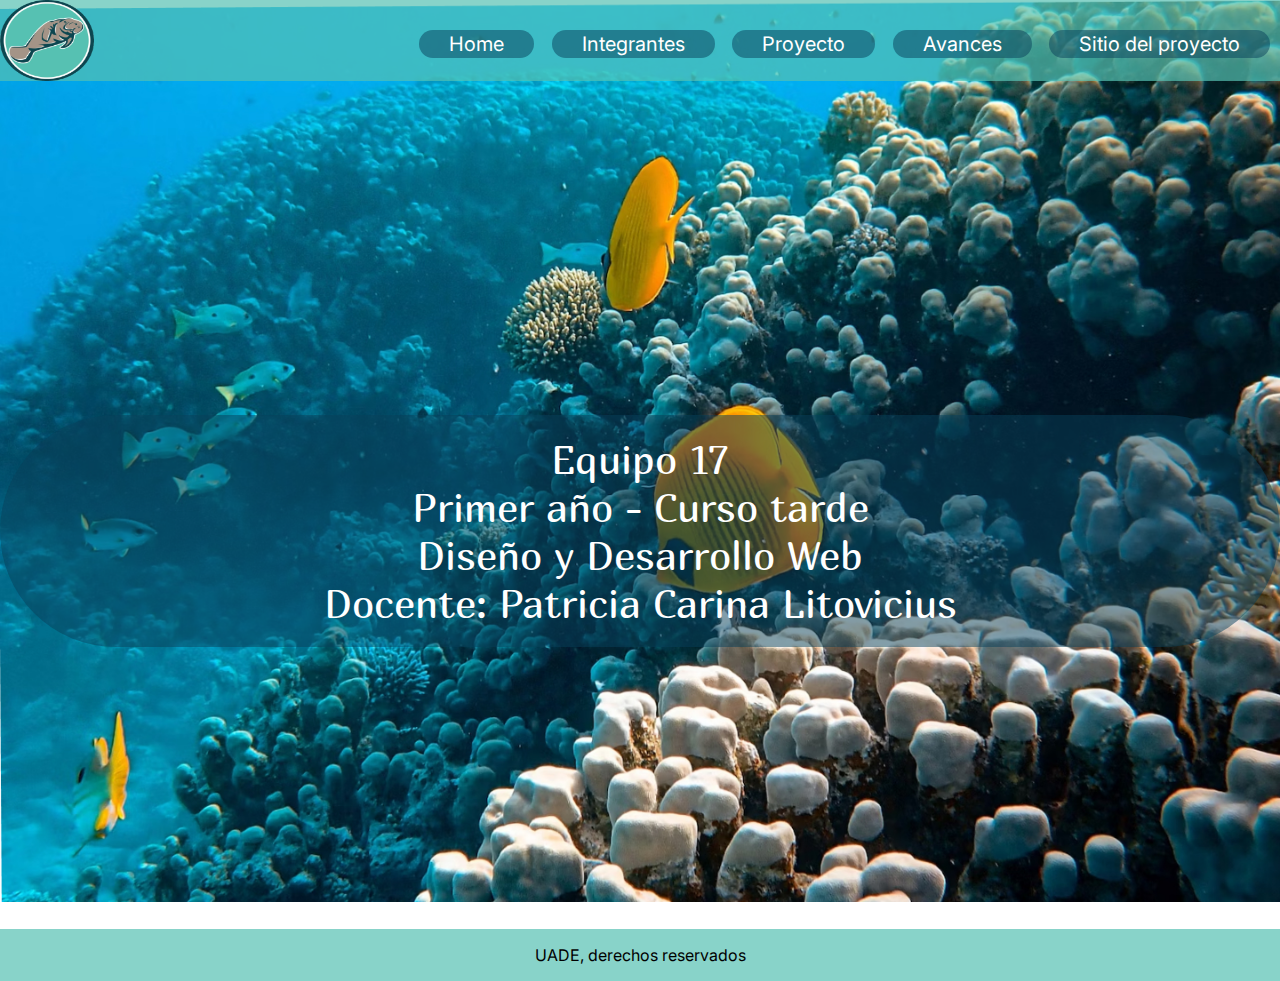
<file: index.html>
<html lang="en">
<head>
  <meta charset="UTF-8">
  <meta name="viewport" content="width=device-width, initial-scale=1.0">
  <link rel="preconnect" href="https://fonts.googleapis.com">
  <link rel="preconnect" href="https://fonts.gstatic.com" crossorigin>
  <link rel="stylesheet" href="https://fonts.googleapis.com/css2?family=Material+Symbols+Outlined:opsz,wght,FILL,GRAD@20..48,100..700,0..1,-50..200" />
  <link href="https://fonts.googleapis.com/css2?family=Gorditas&family=Inter&family=Marmelad&display=swap" rel="stylesheet">
  <link rel="stylesheet" href="styles.css">
  <title>Index</title>
</head>
<body>
  <header>
    <nav class="header-container">
      <img src="imgs/Ellipse 2.png">
      <input type="checkbox" id="menu">
      <label for="menu">≡</label>
        <ul class="button-list">
          <li><a href="index.html">Home</a></li>
          <li><a href="integrantes.html">Integrantes</a></li>
          <li><a href="proyecto.html">Proyecto</a></li>
          <li><a href="avances.html">Avances</a></li>
          <li><a href="sitioproyectopuerta.html">Sitio del proyecto</a></li>
        </ul>
    </nav>
  </header>
  <div class="container">
      <button class="button-info">
        <p style="font-size: 40px; margin: 0px;">Equipo 17</p>
        <p style="font-size: 40px; margin: 0px">Primer año - Curso tarde</p>
        <p style="font-size: 40px; margin: 0px">Diseño y Desarrollo Web</p>
        <p style="font-size: 40px; margin: 0px">Docente: Patricia Carina Litovicius</p>
      </button>
  </div>
  <footer>
    <p>UADE, derechos reservados</p>
  </footer>


</body>
</html>
</file>
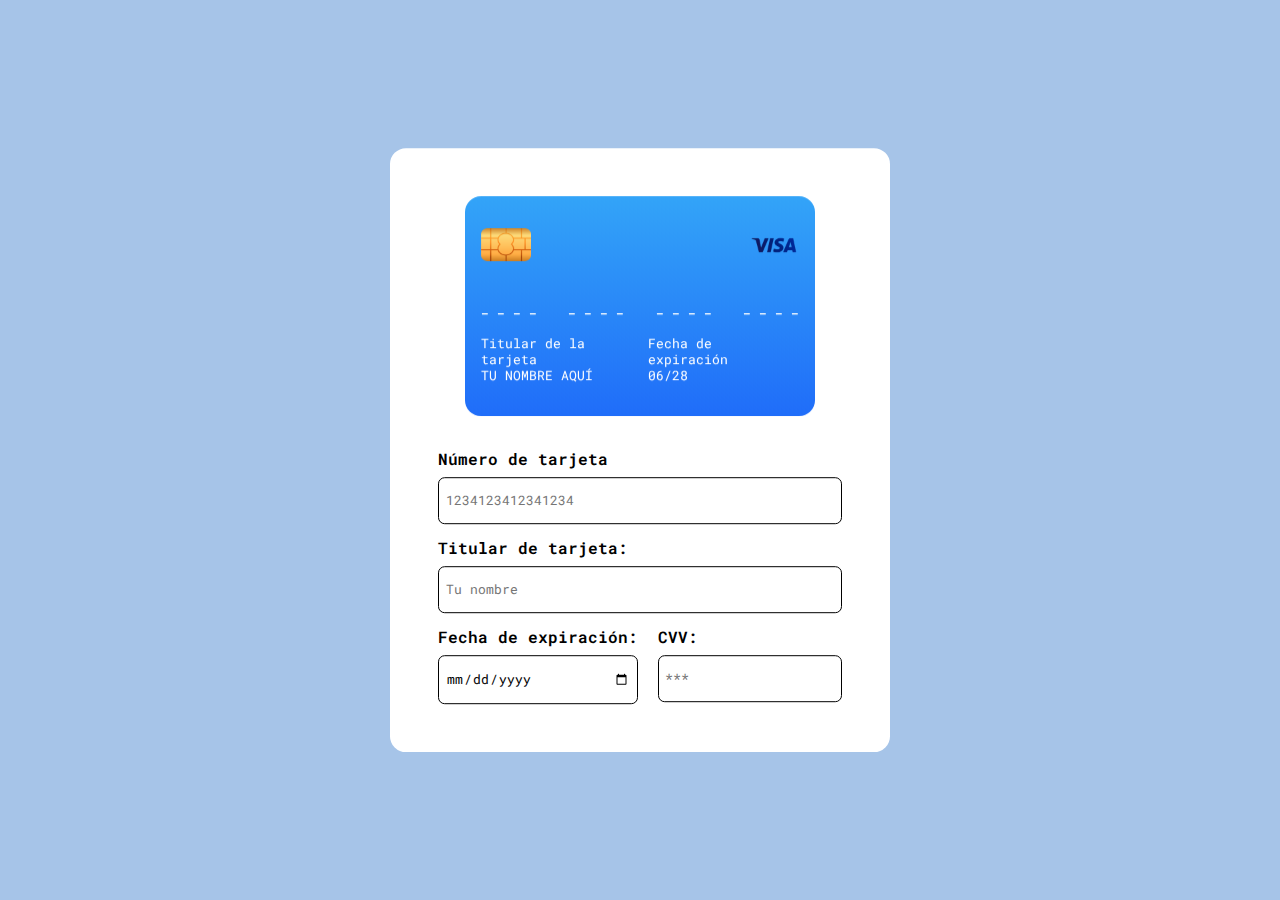
<file: Form.html>
<!DOCTYPE html>
<html lang="en">
    <meta name="viewport" content="width=device-width, initial-scale=1.0" />
    <title>Credit Card Form</title>
    <!-- Google Fonts -->
    <link href="https://fonts.googleapis.com/css2?family=Roboto+Mono:wght@400;600&display=swap" rel="stylesheet"/>
    <!-- Stylesheet -->
    <link rel="stylesheet" href="style3.css" />
   
  <body>
    <div class="wrapper">
      <div class="credit-card" id="card">
        <div class="card-front">
          <div class="branding">
            <img src="imgs/chip.png" class="chip-img" />
            <img src="imgs/visa.png" class="visa-logo" />
          </div>
          <div class="card-number">
            <div>
              <span class="card-number-display">_</span>
              <span class="card-number-display">_</span>
              <span class="card-number-display">_</span>
              <span class="card-number-display">_</span>
            </div>
            <div>
              <span class="card-number-display">_</span>
              <span class="card-number-display">_</span>
              <span class="card-number-display">_</span>
              <span class="card-number-display">_</span>
            </div>
            <div>
              <span class="card-number-display">_</span>
              <span class="card-number-display">_</span>
              <span class="card-number-display">_</span>
              <span class="card-number-display">_</span>
            </div>
            <div>
              <span class="card-number-display">_</span>
              <span class="card-number-display">_</span>
              <span class="card-number-display">_</span>
              <span class="card-number-display">_</span>
            </div>
          </div>
          <div class="details">
            <div>
              <span>Titular de la tarjeta</span>
              <span id="card-holder-name">Tu nombre aquí</span>
            </div>
            <div>
              <span>Fecha de expiración</span>
              <span id="validity">06/28</span>
            </div>
          </div>
        </div>
        <div class="card-back">
          <div class="black-strip"></div>
          <div class="white-strip">
            <span>CVV</span>
            <div id="cvv-display"></div>
          </div>
          <img src="imgs/visa.png" class="visa-logo" />
        </div>
      </div>
      <form>
        <label for="card-number">Número de tarjeta</label>
        <input type="number" id="card-number" placeholder="1234123412341234" />

        <label for="card-holder">Titular de tarjeta:</label>
        <input type="text" id="card-name-input" placeholder="Tu nombre" />

        <div class="date-cvv">
          <div>
            <label for="validity">Fecha de expiración:</label>
            <input type="date" id="validity-input" />
          </div>
          <div>
            <label for="cvv">CVV:</label>
            <input type="number" id="cvv" placeholder="***" />
          </div>
        </div>
      </form>
    </div>
    <!-- Script -->
    <script src="script.js"></script>
  </body>
</html>
</file>
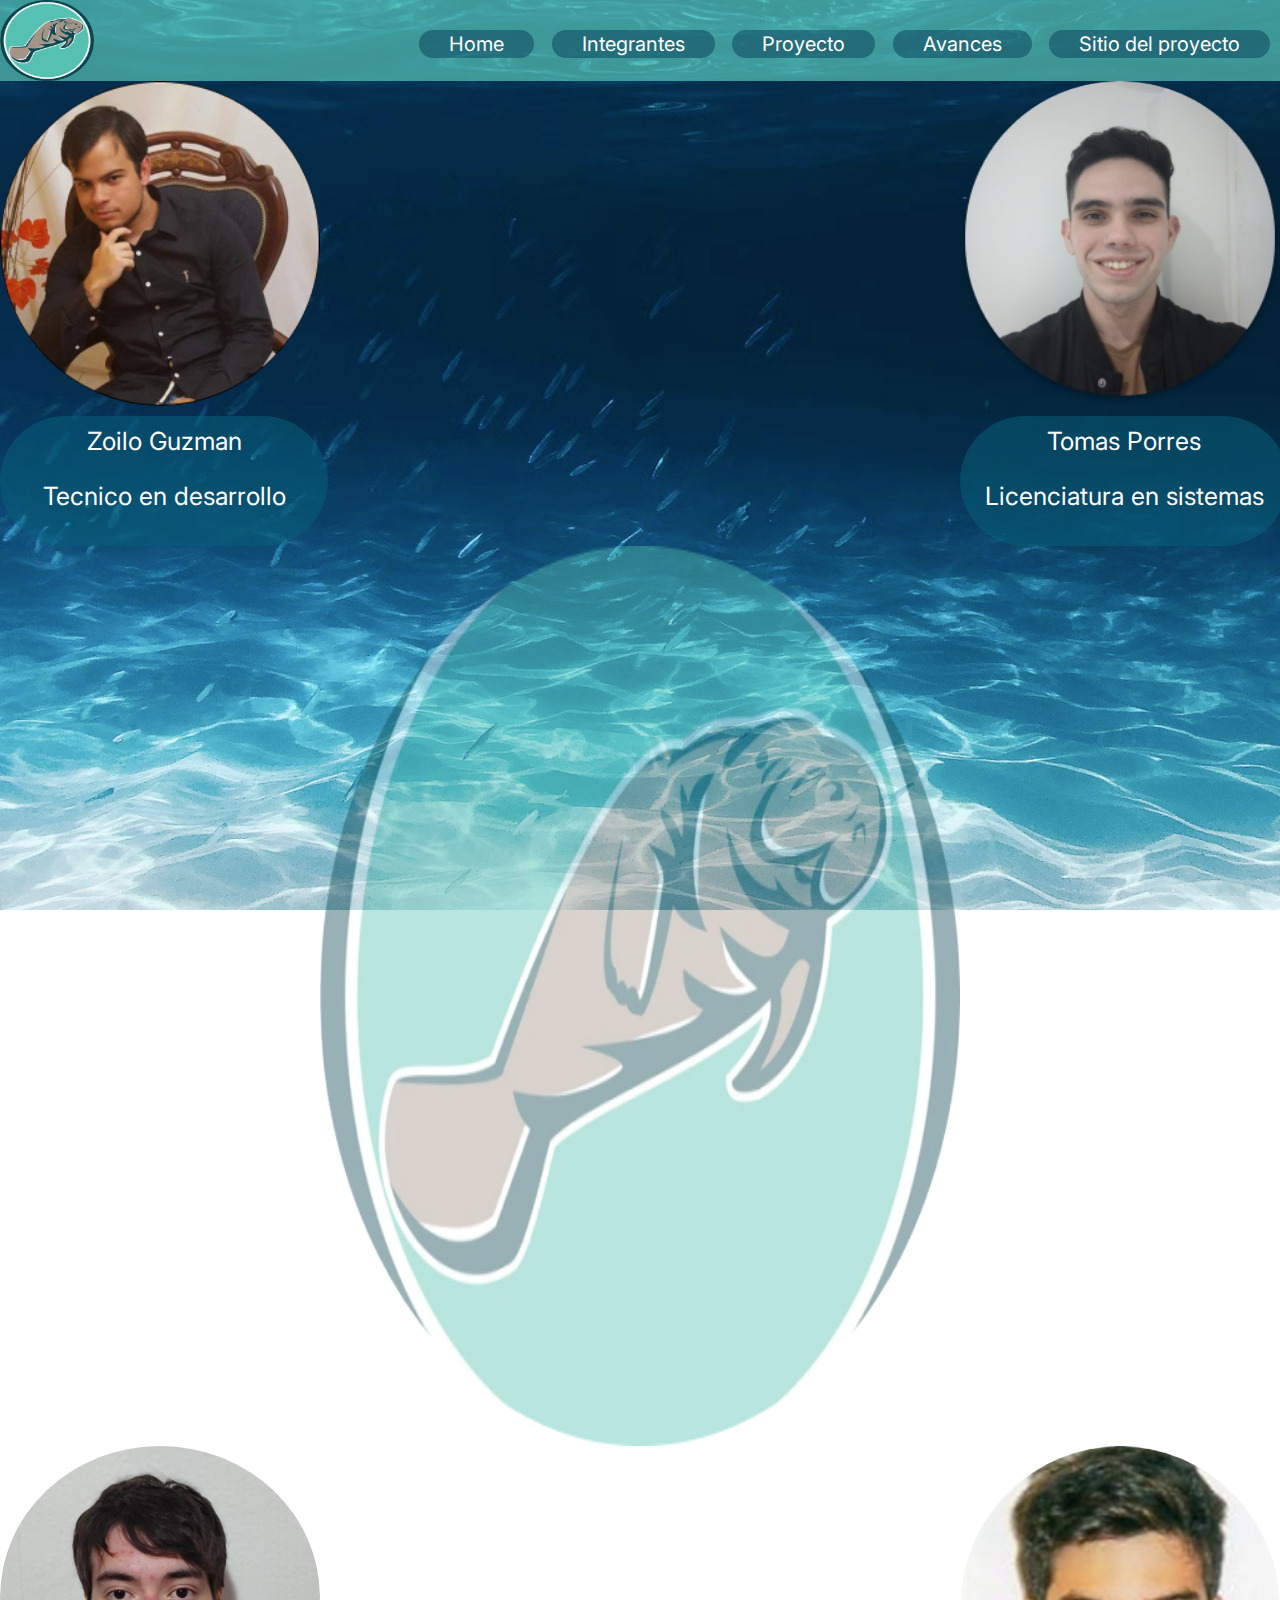
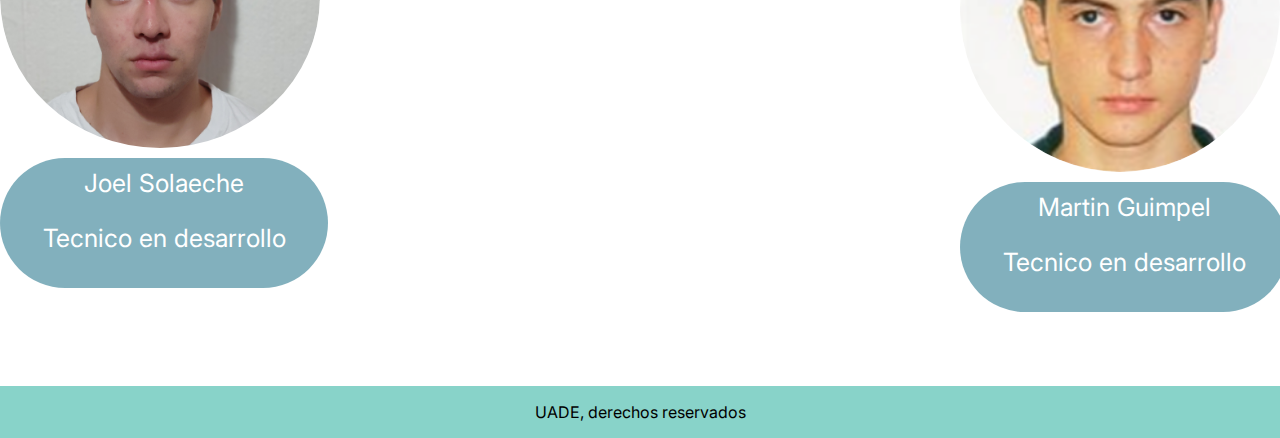
<file: integrantes.html>
<html lang="en">
<head>
  <meta charset="UTF-8">
  <meta name="viewport" content="width=device-width, initial-scale=1.0">
  <link rel="preconnect" href="https://fonts.googleapis.com">
  <link rel="preconnect" href="https://fonts.gstatic.com" crossorigin>
  <link rel="stylesheet" href="https://fonts.googleapis.com/css2?family=Material+Symbols+Outlined:opsz,wght,FILL,GRAD@20..48,100..700,0..1,-50..200" />
  <link href="https://fonts.googleapis.com/css2?family=Gorditas&family=Inter&family=Marmelad&display=swap" rel="stylesheet">
  <link rel="stylesheet" href="integrantes.css">
  <title>Index</title>
</head>
<body>
  <header>
    <nav class="header-container">
      <img src="imgs/Ellipse 2.png">
      <input type="checkbox" id="menu">
      <label for="menu">≡</label>
        <ul class="button-list">
          <li><a href="index.html">Home</a></li>
          <li><a href="integrantes.html">Integrantes</a></li>
          <li><a href="proyecto.html">Proyecto</a></li>
          <li><a href="avances.html">Avances</a></li>
          <li><a href="sitioproyectopuerta.html">Sitio del proyecto</a></li>
        </ul>
    </nav>
  </header>


<div class="container-miembros">
  <div class="container_Zoilo_Tomas">
    <div class="miembro">
      <img id="imgZoilo" src="imgs/Zoilo.png" alt="Zoilo Guzman" class="foto">
       <div>
          <a href="https://zoale.github.io/CvZoilo/index.html" class="boton" target="_blank">Zoilo Guzman
            <p>Tecnico en desarrollo</p>
          </a>
      </div>
   </div>
  
    <div class="miembro">
      <img id="imgTomas" src="imgs/Tomas.png" alt="Tomas Porres" class="foto">
       <div>
          <a href="https://tporres.github.io/CV-Porres-Tomas-parcial/index.html" class="boton" target="_blank">Tomas Porres
           <p>Licenciatura en sistemas</p>
          </a>
       </div>
    </div>
  </div>
</div>
   <div id="ManatiContainer">
    <img class="ManatiCentro" src="imgs/Ellipse 3.png">
  </div>
  
  <div class="container_Joel_Martin">
      <div class="miembro">
         <img id="imgJoel" src="imgs/imgJoelCV.png" alt="Joel Solaeche" class="foto">
           <div>
             <a href="https://joelsolaeche.github.io/CVJoelS/" class="boton" target="_blank">Joel Solaeche
               <p>Tecnico en desarrollo</p>
            </a>
          </div>
     </div>
  
      <div class="miembro">
        <img id="imgMartin" src="imgs/Martin.png" alt="Martin Guimpel" class="foto">
         <div>
           <a href="https://marting19.github.io/CV_TPMARTING/" class="boton" target="_blank">Martin Guimpel 
            <p>Tecnico en desarrollo</p>
          </a>
        </div>
     </div>
 </div>
  
  <!--Espacios para mejorar footer-->
  <br>
  <br>
  <br>
  <br>
  <br>
  <br>
  <br>
  
  <footer>
    <p>UADE, derechos reservados</p>
  </footer>

</body>
</html>
</file>
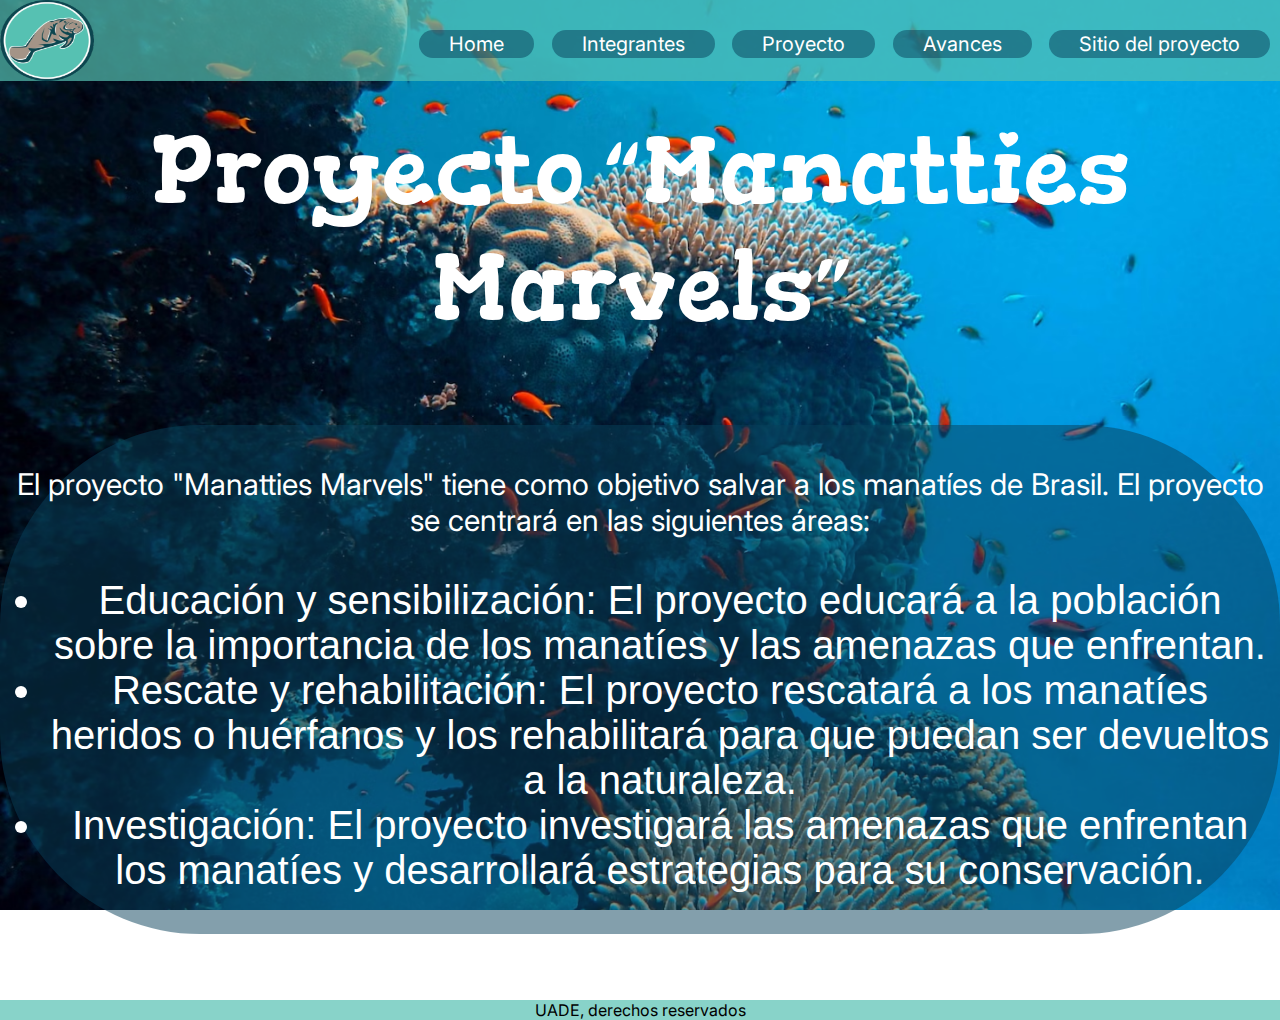
<file: proyecto.html>
<html lang="en">
<head>
  <meta charset="UTF-8">
  <meta name="viewport" content="width=device-width, initial-scale=1.0">
  <link rel="preconnect" href="https://fonts.googleapis.com">
  <link rel="preconnect" href="https://fonts.gstatic.com" crossorigin>
  <link rel="stylesheet" href="https://fonts.googleapis.com/css2?family=Material+Symbols+Outlined:opsz,wght,FILL,GRAD@20..48,100..700,0..1,-50..200" />
  <link href="https://fonts.googleapis.com/css2?family=Gorditas&family=Inter&family=Marmelad&display=swap" rel="stylesheet">
  <link rel="stylesheet" href="proyectostyles.css">
  <title>Proyecto</title>
</head>
<body>
  <header>
    <nav class="header-container">
      <img src="imgs/Ellipse 2.png">
      <input type="checkbox" id="menu">
      <label for="menu">≡</label>
        <ul class="button-list">
          <li><a href="index.html">Home</a></li>
          <li><a href="integrantes.html">Integrantes</a></li>
          <li><a href="proyecto.html">Proyecto</a></li>
          <li><a href="avances.html">Avances</a></li>
          <li><a href="sitioproyectopuerta.html">Sitio del proyecto</a></li>
        </ul>
    </nav>
  </header>
  <main>
    <div class="container">
      <p style="font-size: 96px; font-family: 'Gorditas', cursive; margin-top: 30px; margin-bottom: 30px;">Proyecto “Manatties Marvels”</p>
      <button class="button-info">
        <p style="font-family: 'Inter', sans-serif; font-size: 30px; margin: 40px 10px 40px 10px;">El proyecto "Manatties Marvels" tiene como objetivo salvar a los manatíes de Brasil. El proyecto se centrará en las siguientes áreas:
        </p>
        <ul>
          <li> 
            Educación y sensibilización: El proyecto educará a la población sobre la importancia de los manatíes y las amenazas que enfrentan.
          </li>
          <li>
            Rescate y rehabilitación: El proyecto rescatará a los manatíes heridos o huérfanos y los rehabilitará para que puedan ser devueltos a la naturaleza. 
          </li>
          <li>
            Investigación: El proyecto investigará las amenazas que enfrentan los manatíes y desarrollará estrategias para su conservación.
          </li>
          
        </ul>
      </button>
    </div>
  </main>
  <footer>
    <p>UADE, derechos reservados</p>
  </footer>

</body>
</html>
</file>
<file: styles.css>
html{
  height: 100%;
  margin: 0;
  box-sizing: border-box;
}
body {
  background-image: url(imgs/image\ 19.jpg);
  background-size: cover;
  background-repeat: no-repeat;
  background-position:center 0;
  background-attachment: fixed;
  width: 100%;
  position: relative;
  min-height: 100vh;
  margin: 0;
  padding: 0;

}

input{
  display: none;
}
label{
  display: none;
}
img{
  width: 94px;
  height: 81px;
}



.header{
  width: 100%;
  margin: 0;
  position: relative;
  height: auto;
}

.header-container{
  font-size: 30px;
  display: flex;
  justify-content: space-between;
  align-items: center;
  background-color: rgba(86, 193, 178, 0.7);
  height: auto;
  width: 100%;
  
}


.button-list {
  list-style: none;
  margin: 0;
  padding: 0;
}

.button-list li {
  display: inline-block;
  margin-right: 10px;
}

.button-list li a {
  padding: 15px 50px 15px 50px;
  background-color: rgba(8, 64, 89, 0.5);
  color: #fff;
  text-decoration: none;
  border-radius: 200px;
  font-family: "Inter", sans-serif;
}

.button-list li a:hover {
  background-color: rgba(0, 23, 34, 0.5);
  transition: 0.5s;
}

.button-info {
  font-size: 40px;
  background-color: rgba(8, 64, 89, 0.5);
  color: #fff;
  border-radius: 200px;
  border: none;
  width: 100%;
  padding: 20px 40px;
  font-size: 1.5rem;
  font-family: "Marmelad", sans-serif;
  height: 50%;
}

.container{
  width: auto;
  display: flex;
  justify-content: center;
  align-items: center;
  min-height: 100vh;
  position: relative;
  text-align: center;
}

footer{
  background-color: rgba(86, 193, 178, 0.7);
  position: absolute;
  bottom: 0;
  width: 100%;
  height: 3 em;
  margin: auto;
  text-align: center;
  font-family: "Inter", sans-serif;
}

/* media queries */

@media (max-width:1424px){
  .button-list li a {
    font-size: 20px;
    padding: 2px 30px 2px 30px;
    background-color: rgba(8, 64, 89, 0.5);
    color: #fff;
    text-decoration: none;
    border-radius: 200px;
    font-family: "Inter", sans-serif;
  }
}



@media (max-width: 550px) {
  input:checked ~ ul {
    display: block;
  }

  .button-list li a {
    font-size: 20px;
    padding: 10px;
    background-color: rgba(8, 64, 89, 0.5);
    color: #fff;
    text-decoration: none;
    border-radius: 200px;
    font-family: "Inter", sans-serif;
  }


  li {
    margin: 15px;
  }

  label {
    box-sizing: border-box;
    display: block;
    border: 1px solid black;
    border-radius: 5px;
    width: 30px;
    height: 30px;
    line-height: 30px;
    font-weight: bold;
    text-align: center;
    user-select: none;
    background-color: rgba(86, 193, 178, 0.7);

  }

  ul {
    display: none;
    background-color: rgba(86, 193, 178, 0.7);
  }

}
</file>
<file: style3.css>
* {
  padding: 0;
  margin: 0;
  box-sizing: border-box;
  font-family: "Roboto Mono", monospace;
}
body {
  background-color: #a6c4e8;
}
.wrapper {
  position: absolute;
  transform: translate(-50%, -50%);
  top: 50%;
  left: 50%;
  background-color: #ffffff;
  width: 500px;
  padding: 3em;
  border-radius: 1em;
  perspective: 800px;
}
.credit-card {
  position: relative;
  width: 350px;
  height: 220px;
  margin: auto;
  transform-style: preserve-3d;
  transition: 0.3s;
}
.card-front,
.card-back {
  position: absolute;
  width: inherit;
  height: inherit;
  background: linear-gradient(#33a4f8, #206df9);
  border-radius: 1em;
  backface-visibility: hidden;
}
.card-front {
  padding: 2em 1em;
}
.branding {
  display: flex;
  align-items: center;
  justify-content: space-between;
}
.branding img {
  width: 50px;
  height: auto;
}
.card-back {
  position: absolute;
  transform: rotateY(180deg);
}
.card-number {
  color: #ffffff;
  font-weight: 600;
  display: flex;
  justify-content: space-between;
  font-size: 0.8em;
  margin-top: 3em;
}
.details {
  color: #ffffff;
  display: flex;
  justify-content: space-between;
  margin-top: 1.5em;
  font-size: 0.8em;
}
.details span {
  display: block;
}
.details #card-holder-name {
  text-transform: uppercase;
}
.card-back .black-strip {
  position: relative;
  background-color: #000000;
  height: 50px;
  top: 2em;
}
.card-back .white-strip {
  top: 3em;
  position: relative;
  text-align: right;
}
.card-back .white-strip span {
  margin-right: 1em;
}
.card-back .white-strip div {
  height: 30px;
  background-color: #ffffff;
  margin-top: 0.5em;
}
.card-back .visa-logo {
  position: absolute;
  width: 50px;
  margin-top: 4em;
  right: 1em;
}
form {
  margin-top: 2em;
}
label,
input {
  display: block;
}
label {
  margin-bottom: 0.5em;
  font-weight: 600;
}

label {
  margin-bottom: 0.5em;
  font-weight: 600;
}
input {
  width: 100%;
  border: 1px solid #000000;
  padding: 1em 0.5em;
  border-radius: 0.5em;
}
input:not(:last-child) {
  margin-bottom: 1em;
}
form .date-cvv {
  display: flex;
  justify-content: space-between;
}
</file>
<file: integrantes.css>
html{
  height: 100%;
  margin: 0;
  box-sizing: border-box;
}
body {
  background-image: url(imgs/image\ 16.jpg);
  background-size: cover;
  background-repeat: no-repeat;
  background-position:center 0;
  background-attachment: fixed;
  width: 100%;
  position: relative;
  min-height: 100vh;
  margin: 0;
  padding: 0;

}

input{
  display: none;
}
label{
  display: none;
}
img{
  width: 94px;
  height: 81px;
}



.header{
  width: 100%;
  margin: 0;
  position: relative;
  height: auto;
}

.header-container{
  font-size: 30px;
  display: flex;
  justify-content: space-between;
  align-items: center;
  background-color: rgba(86, 193, 178, 0.7);
  height: auto;
  width: 100%;
  
}


.button-list {
  list-style: none;
  margin: 0;
  padding: 0;
}

.button-list li {
  display: inline-block;
  margin-right: 10px;
}

.button-list li a {
  padding: 15px 50px 15px 50px;
  background-color: rgba(8, 64, 89, 0.5);
  color: #fff;
  text-decoration: none;
  border-radius: 200px;
  font-family: "Inter", sans-serif;
}

.button-list li a:hover {
  background-color: rgba(0, 23, 34, 0.5);
  transition: 0.5s;
}

.button-info {
  font-size: 40px;
  background-color: rgba(8, 64, 89, 0.5);
  color: #fff;
  border-radius: 200px;
  border: none;
  width: 100%;
  padding: 20px 40px;
  font-size: 1.5rem;
  font-family: "Marmelad", sans-serif;
  height: 50%;
}

.container{
  width: auto;
  display: flex;
  justify-content: center;
  align-items: center;
  min-height: 100vh;
  position: relative;
  text-align: center;
}

.container_Zoilo_Tomas {
  display: flex;
  flex-flow: row;
  justify-content: space-between;
}

.container_Joel_Martin{
  display: flex;
  justify-content: space-between;
}

.miembro {
  text-align: center;
  flex-wrap: wrap;
  width: 25%;
}

.foto {
  max-width: 100%;
  height: auto;
  border-radius: 50%;
  margin-bottom: 10px;
}

.boton {
  width: 90%;
  height: auto;
  background-color: rgba(5, 98, 123, 0.5);
  color: white;
  padding: 10px 20px;
  text-align: center;
  text-decoration: none;
  display: inline-block;
  font-size: 25px;
  border-radius: 200px;
  margin: auto;
  font-family: "Inter",sans-serif;
}


footer{
  background-color: rgba(86, 193, 178, 0.7);
  position: absolute;
  bottom: 0;
  width: 100%;
  height: 3 em;
  margin: auto;
  text-align: center;
  font-family: "Inter", sans-serif;
}

#ManatiContainer{
  display: flex;
  justify-content: center;
  align-content: center;
  height: 100vh;
  margin: 0px;
  border: 0px;
  padding: 0px;
}

.ManatiCentro{
  display: flex;
  justify-content: center;
  align-items: center;
  width: 50%;
  height: auto;
}

.ManatiCentro:hover {
  transition: 0.5s;
  height: auto;
  width: 60%;
}

/* media queries */

@media (max-width:1424px){
  .button-list li a {
    font-size: 20px;
    padding: 2px 30px 2px 30px;
    background-color: rgba(8, 64, 89, 0.5);
    color: #fff;
    text-decoration: none;
    border-radius: 200px;
    font-family: "Inter", sans-serif;
  }
}



@media (max-width: 550px) {
  input:checked ~ ul {
    display: block;
  }

  .button-list li a {
    font-size: 20px;
    padding: 10px;
    background-color: rgba(8, 64, 89, 0.5);
    color: #fff;
    text-decoration: none;
    border-radius: 200px;
    font-family: "Inter", sans-serif;
  }


  li {
    margin: 15px;
  }

  label {
    box-sizing: border-box;
    display: block;
    border: 1px solid black;
    border-radius: 5px;
    width: 30px;
    height: 30px;
    line-height: 30px;
    font-weight: bold;
    text-align: center;
    user-select: none;
    background-color: rgba(86, 193, 178, 0.7);

  }

  ul {
    display: none;
    background-color: rgba(86, 193, 178, 0.7);
  }

  .ManatiCentro{
    display: none;

  }

}


/*Imágenes*/
#imgZoilo{
  width: 100%;
  height: auto;
}

#imgTomas{
  width: 100%;
  height: auto;
}

#imgJoel{
  width: 100%;
  height: auto;
}

#imgMartin{
  width: 100%;
  height: auto;
}
</file>
<file: proyectostyles.css>
html{
  height: 100%;
  margin: 0;
  box-sizing: border-box;
}
body {
  background-image: url(imgs/image\ 11.png);
  background-size: cover;
  background-repeat: no-repeat;
  background-position:center 0;
  background-attachment: fixed;
  width: 100%;
  position: relative;
  min-height: 100vh;
  margin: 0;
  padding: 0;

}

header{
  width: 100%;
  margin: 0;
  position: relative;
  height: auto;
  background-color: rgba(rgba(86, 193, 178, 0.7));
}

.header-container{
  font-size: 30px;
  display: flex;
  justify-content: space-between;
  align-items: center;
  background-color: rgba(86, 193, 178, 0.7);
  height: auto;
  width: 100%;
  max-width: 100%;
}

main{
  width: auto;
  display: flex;
  justify-content: center;
  align-items: center;
  min-height: 100vh;
  position: relative;
  text-align: center;
  color: #fff;
}

.container{
  align-self: center;
  width: 100%;
}

.button-info {
  font-size: 40px;
  background-color: rgba(8, 64, 89, 0.5);
  color: #fff;
  border-radius: 200px;
  border: none;
  width: 100%;
  margin-top: 50px;
  margin-bottom: 50px;
  height: 50%;
}

input{
  display: none;
}
label{
  display: none;
}
img{
  width: 94px;
  height: 81px;
  align-self: flex-start;
}

.button-list {
  list-style: none;
  margin: 0;
  padding: 0;
}

.button-list li {
  display: inline-block;
  margin-right: 10px;
}

.button-list li a {
  padding: 15px 50px 15px 50px;
  background-color: rgba(8, 64, 89, 0.5);
  color: #fff;
  text-decoration: none;
  border-radius: 200px;
  font-family: "Inter", sans-serif;
}

.button-list li a:hover {
  background-color: rgba(0, 23, 34, 0.5);
  transition: 0.5s;
}

footer{
  background-color: rgba(86, 193, 178, 0.7);
  position: relative;
  bottom: 0;
  width: 100%;
  height: auto;
  margin: 0 auto;
  text-align: center;
  font-family: "Inter", sans-serif;
}

/* media queries */

@media (max-width:1424px){
  .button-list li a {
    font-size: 20px;
    padding: 2px 30px 2px 30px;
    background-color: rgba(8, 64, 89, 0.5);
    color: #fff;
    text-decoration: none;
    border-radius: 200px;
    font-family: "Inter", sans-serif;
  }
}



@media (max-width: 550px) {
  input:checked ~ ul {
    display: block;
  }

  .button-list li a {
    font-size: 20px;
    padding: 10px;
    background-color: rgba(8, 64, 89, 0.5);
    color: #fff;
    text-decoration: none;
    border-radius: 200px;
    font-family: "Inter", sans-serif;
  }


  li {
    margin: 15px;
  }

  label {
    box-sizing: border-box;
    display: block;
    border: 1px solid black;
    border-radius: 5px;
    width: 30px;
    height: 30px;
    line-height: 30px;
    font-weight: bold;
    text-align: center;
    user-select: none;
    background-color: rgba(86, 193, 178, 0.7);

  }

  ul {
    display: none;
    background-color: rgba(86, 193, 178, 0.7);
  }

}
</file>
